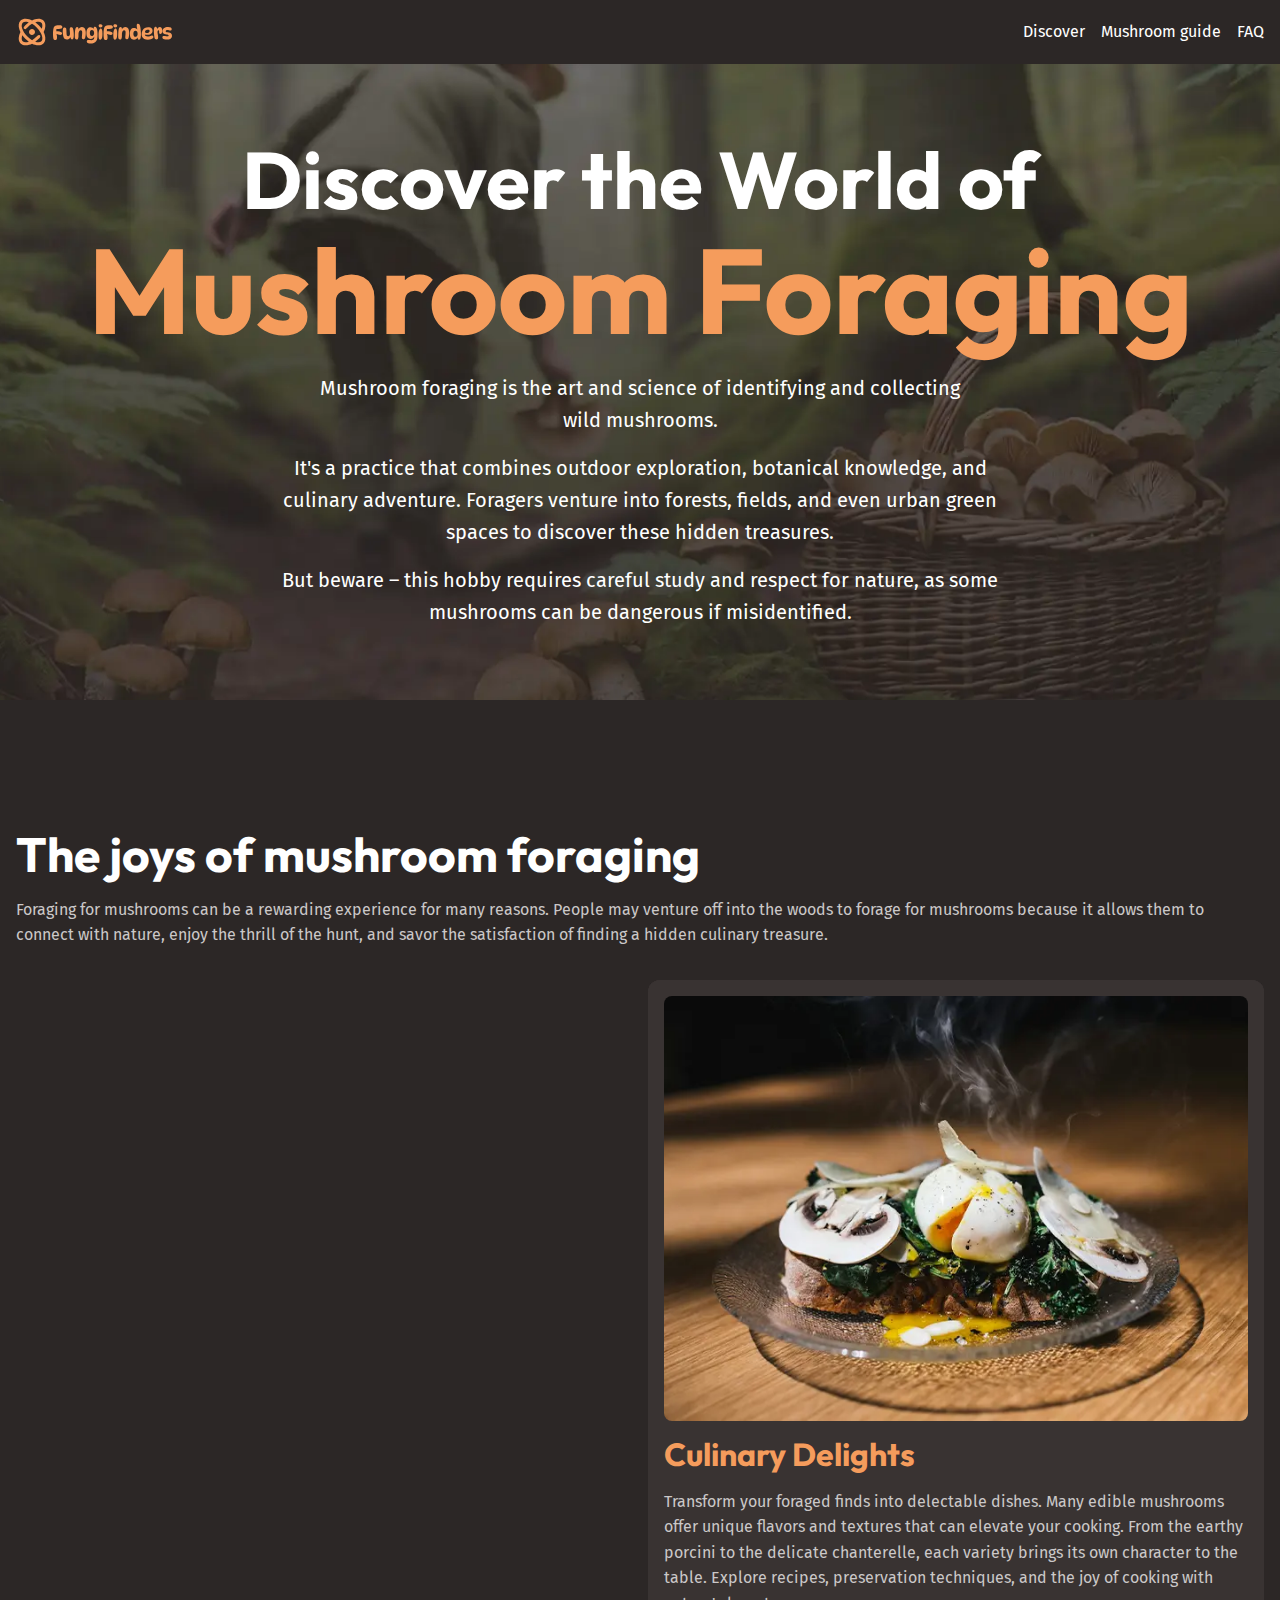
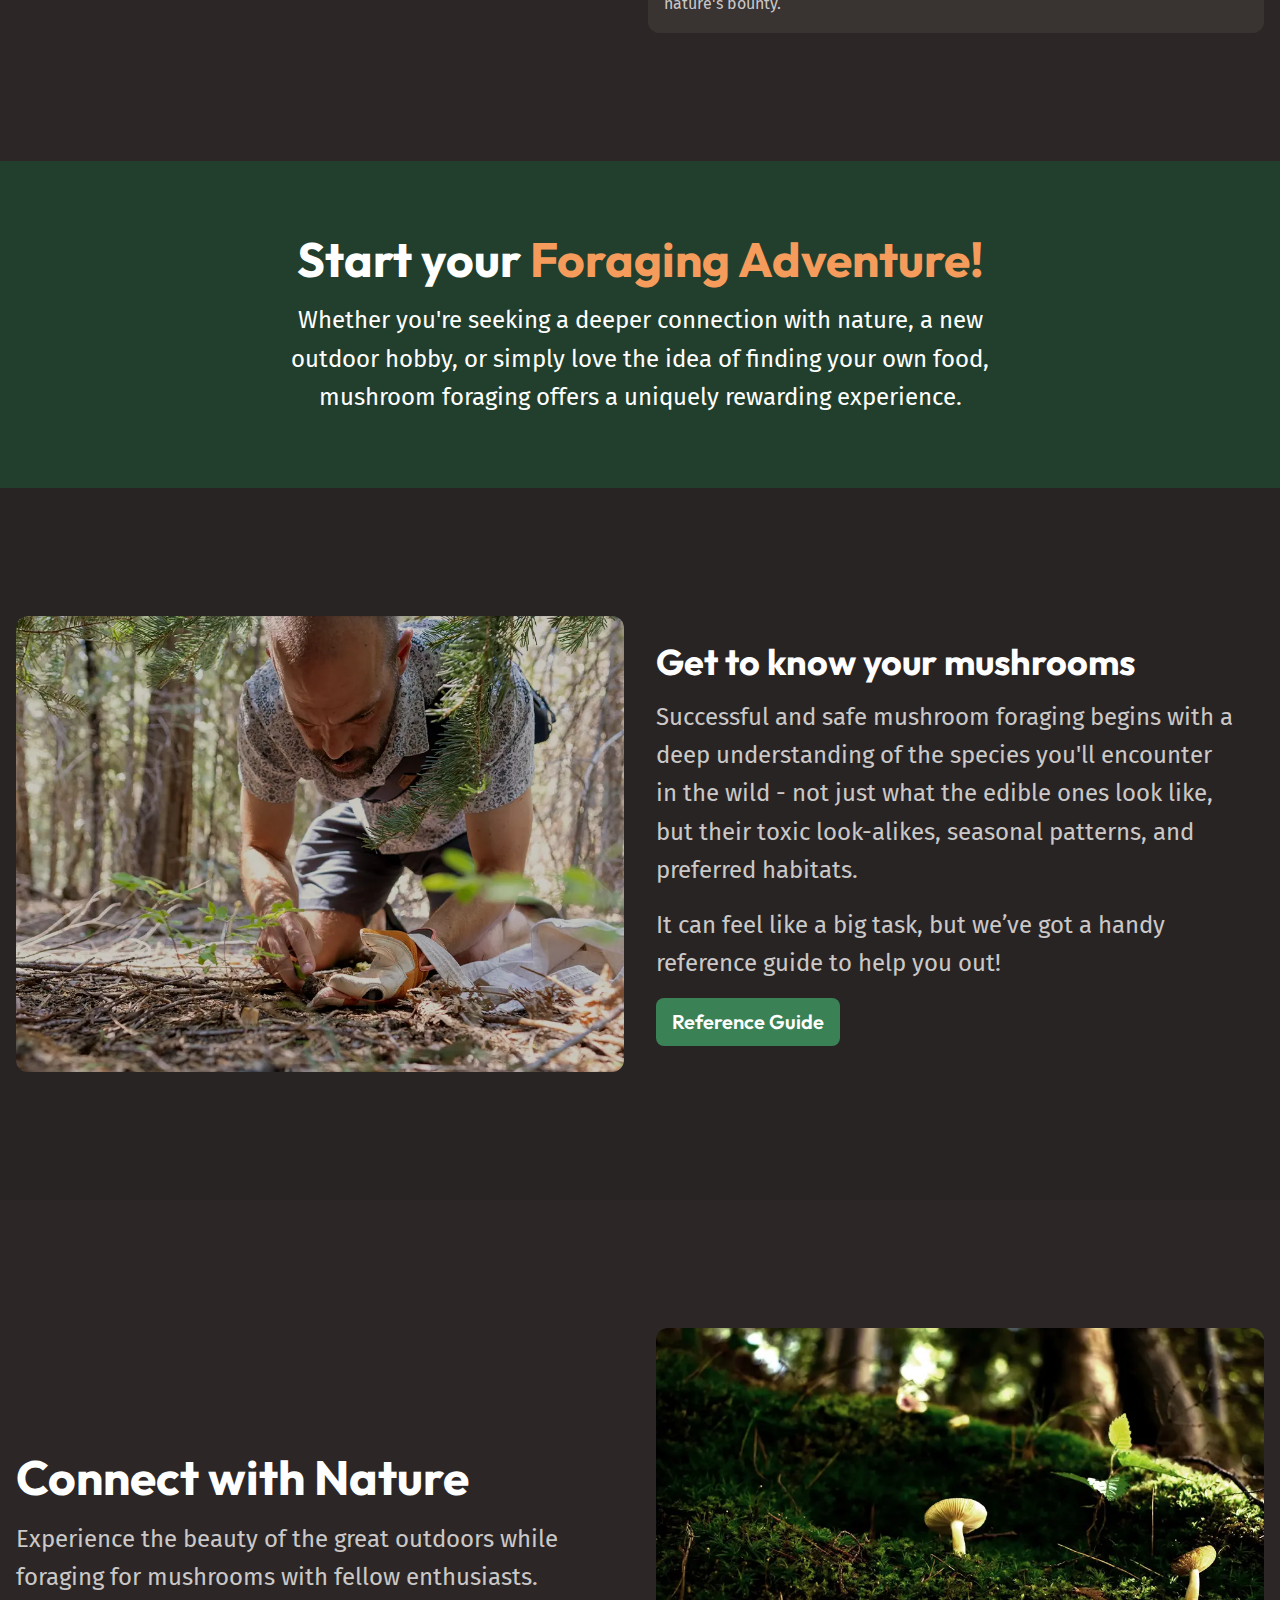
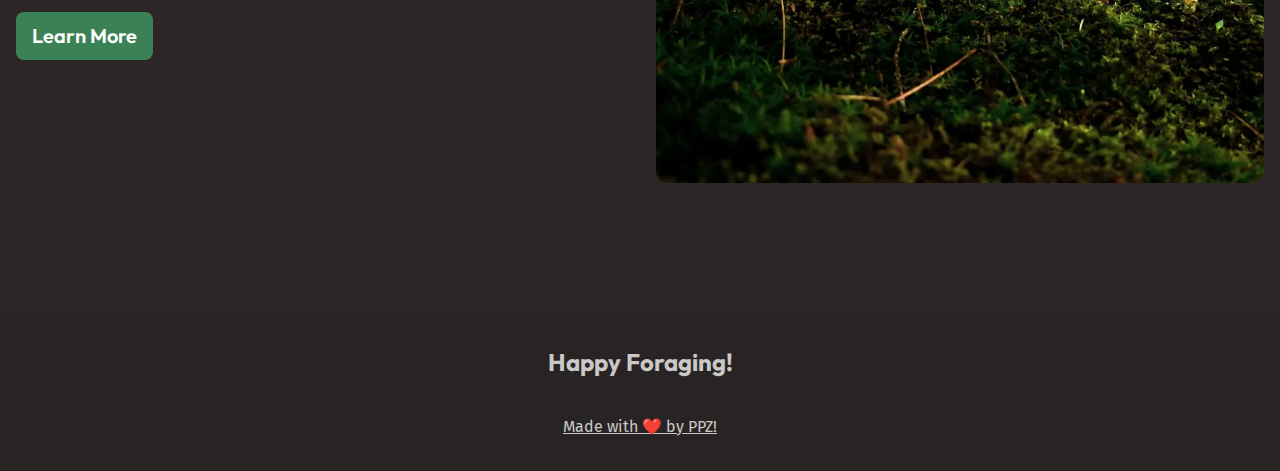
<file: index.html>
<!DOCTYPE html>
<html lang="en">
  <head>
    <meta charset="UTF-8" />
    <meta name="viewport" content="width=device-width, initial-scale=1.0" />
    <title>FungiFinders</title>
    <link rel="preconnect" href="https://fonts.googleapis.com" />
    <link rel="preconnect" href="https://fonts.gstatic.com" crossorigin />
    <link
      href="https://fonts.googleapis.com/css2?family=Fira+Sans:wght@400;700&family=Outfit:wght@100..900&display=swap"
      rel="stylesheet"
    />
    <link rel="stylesheet" href="/style.css" />
    <script src="./main.js" defer></script>
  </head>
  <body>
    <a class="skip-to-main" href="#main">Skip to main content</a>
    <header class="site-header">
      <div class="wrapper" data-width="wide">
        <div class="site-header--inner">
          <a href="/">
            <img src="./assets/fungi-finders.svg" alt="FungiFinders" />
          </a>
          <button aria-controls="primary-nav" aria-expanded="false">
            <span class="visually-hidden">Menu</span>
            <img src="./assets/hamburger.svg" alt="humburger menu" />
          </button>
          <nav class="primary-navigation">
            <ul role="list">
              <li><a href="/">Discover</a></li>
              <li><a href="#">Mushroom guide</a></li>
              <li><a href="#">FAQ</a></li>
            </ul>
          </nav>
        </div>
      </div>
    </header>
    <main id="main">
      <section class="hero section flow" data-padding="compact">
        <div class="wrapper">
          <h1 class="hero--title">
            Discover the World of <span>Mushroom Foraging</span>
          </h1>
        </div>
        <div class="wrapper" data-width="narrow">
          <div class="flow">
            <p>
              Mushroom foraging is the art and science of identifying and
              collecting wild mushrooms.
            </p>
            <p>
              It's a practice that combines outdoor exploration, botanical
              knowledge, and culinary adventure. Foragers venture into forests,
              fields, and even urban green spaces to discover these hidden
              treasures.
            </p>
            <p>
              But beware – this hobby requires careful study and respect for
              nature, as some mushrooms can be dangerous if misidentified.
            </p>
          </div>
        </div>
      </section>

      <section class="section">
        <div class="wrapper flow">
          <h2 class="section-title">The joys of mushroom foraging</h2>
          <p>
            Foraging for mushrooms can be a rewarding experience for many
            reasons. People may venture off into the woods to forage for
            mushrooms because it allows them to connect with nature, enjoy the
            thrill of the hunt, and savor the satisfaction of finding a hidden
            culinary treasure.
          </p>
          <!-- three columns -->
          <div class="equal-columns">
            <div class="card">
              <img
                src="assets/outdoor-exploration.webp"
                alt="Outdoor Exploration"
              />
              <h3 class="card--title">Outdoor Exploration</h3>
              <p>
                Mushroom foraging takes you off the beaten path and into the
                heart of nature. Learn to read the landscape, identifying prime
                mushroom habitats from the lush forest floors to sun-dappled
                meadows. Every expedition is a new adventure, with the potential
                for exciting discoveries around every tree and under every the
                log.
              </p>
            </div>
            <div class="card">
              <img
                src="assets/botanical-expertise.webp"
                alt="Botanical Expertise"
              />
              <h3 class="card--title">Botanical Expertise</h3>
              <p>
                Dive into the intricate world of fungal biology. Discover the
                unique structures of mushrooms, from caps to gills to spores.
                Learn to use field guides and identification keys to distinguish
                between species. With practice, you'll start to see the forest
                in a whole new light, recognizing the vital role fungi play in
                ecosystem health.
              </p>
            </div>
            <div class="card">
              <img src="assets/culinary-delight.webp" alt="Culinary Delights" />
              <h3 class="card--title">Culinary Delights</h3>
              <p>
                Transform your foraged finds into delectable dishes. Many edible
                mushrooms offer unique flavors and textures that can elevate
                your cooking. From the earthy porcini to the delicate
                chanterelle, each variety brings its own character to the table.
                Explore recipes, preservation techniques, and the joy of cooking
                with nature's bounty.
              </p>
            </div>
          </div>
        </div>
      </section>

      <section
        class="section text-center background-accent"
        data-padding="compact"
      >
        <div class="wrapper" data-width="narrow">
          <div class="flow font-size-lg text-high-contrast">
            <h2 class="section-title">
              Start your <span class="text-brand">Foraging Adventure!</span>
            </h2>
            <p>
              Whether you're seeking a deeper connection with nature, a new
              outdoor hobby, or simply love the idea of finding your own food,
              mushroom foraging offers a uniquely rewarding experience.
            </p>
          </div>
        </div>
      </section>

      <section class="section background-dark">
        <div class="wrapper" data-width="wide">
          <div class="equal-columns" data-gap="large" data-alignment="centered">
            <img
              src="assets/get-to-know.webp"
              alt="Get To Know your mushroom"
            />
            <div class="flow font-size-lg">
              <h2>Get to know your mushrooms</h2>
              <p>
                Successful and safe mushroom foraging begins with a deep
                understanding of the species you'll encounter in the wild - not
                just what the edible ones look like, but their toxic
                look-alikes, seasonal patterns, and preferred habitats.
              </p>
              <p>
                It can feel like a big task, but we’ve got a handy reference
                guide to help you out!
              </p>
              <a class="button" href="#">
                <span class="visually-hidden"
                  >Learn more about wild mushrooms using our handy</span
                >
                Reference Guide
              </a>
            </div>
          </div>
        </div>
      </section>

      <section class="section">
        <div class="wrapper" data-width="wide">
          <div class="equal-columns" data-gap="large" data-alignment="centered">
            <div class="flow font-size-lg">
              <h2 class="section-title">Connect with Nature</h2>
              <p>
                Experience the beauty of the great outdoors while foraging for
                mushrooms with fellow enthusiasts.
              </p>
              <a class="button" href="#"
                >Learn More
                <span class="visually-hidden">
                  about mushrooms with our helpful reference guide
                </span></a
              >
            </div>
            <div>
              <img src="assets/nature.webp" alt="Connect with Nature" />
            </div>
          </div>
        </div>
      </section>
    </main>
    <footer class="site-footer">
      <p class="site-footer--title">Happy Foraging!</p>
      <a href="#">Made with ❤️ by PPZ!</a>
    </footer>
  </body>
</html>
</file>
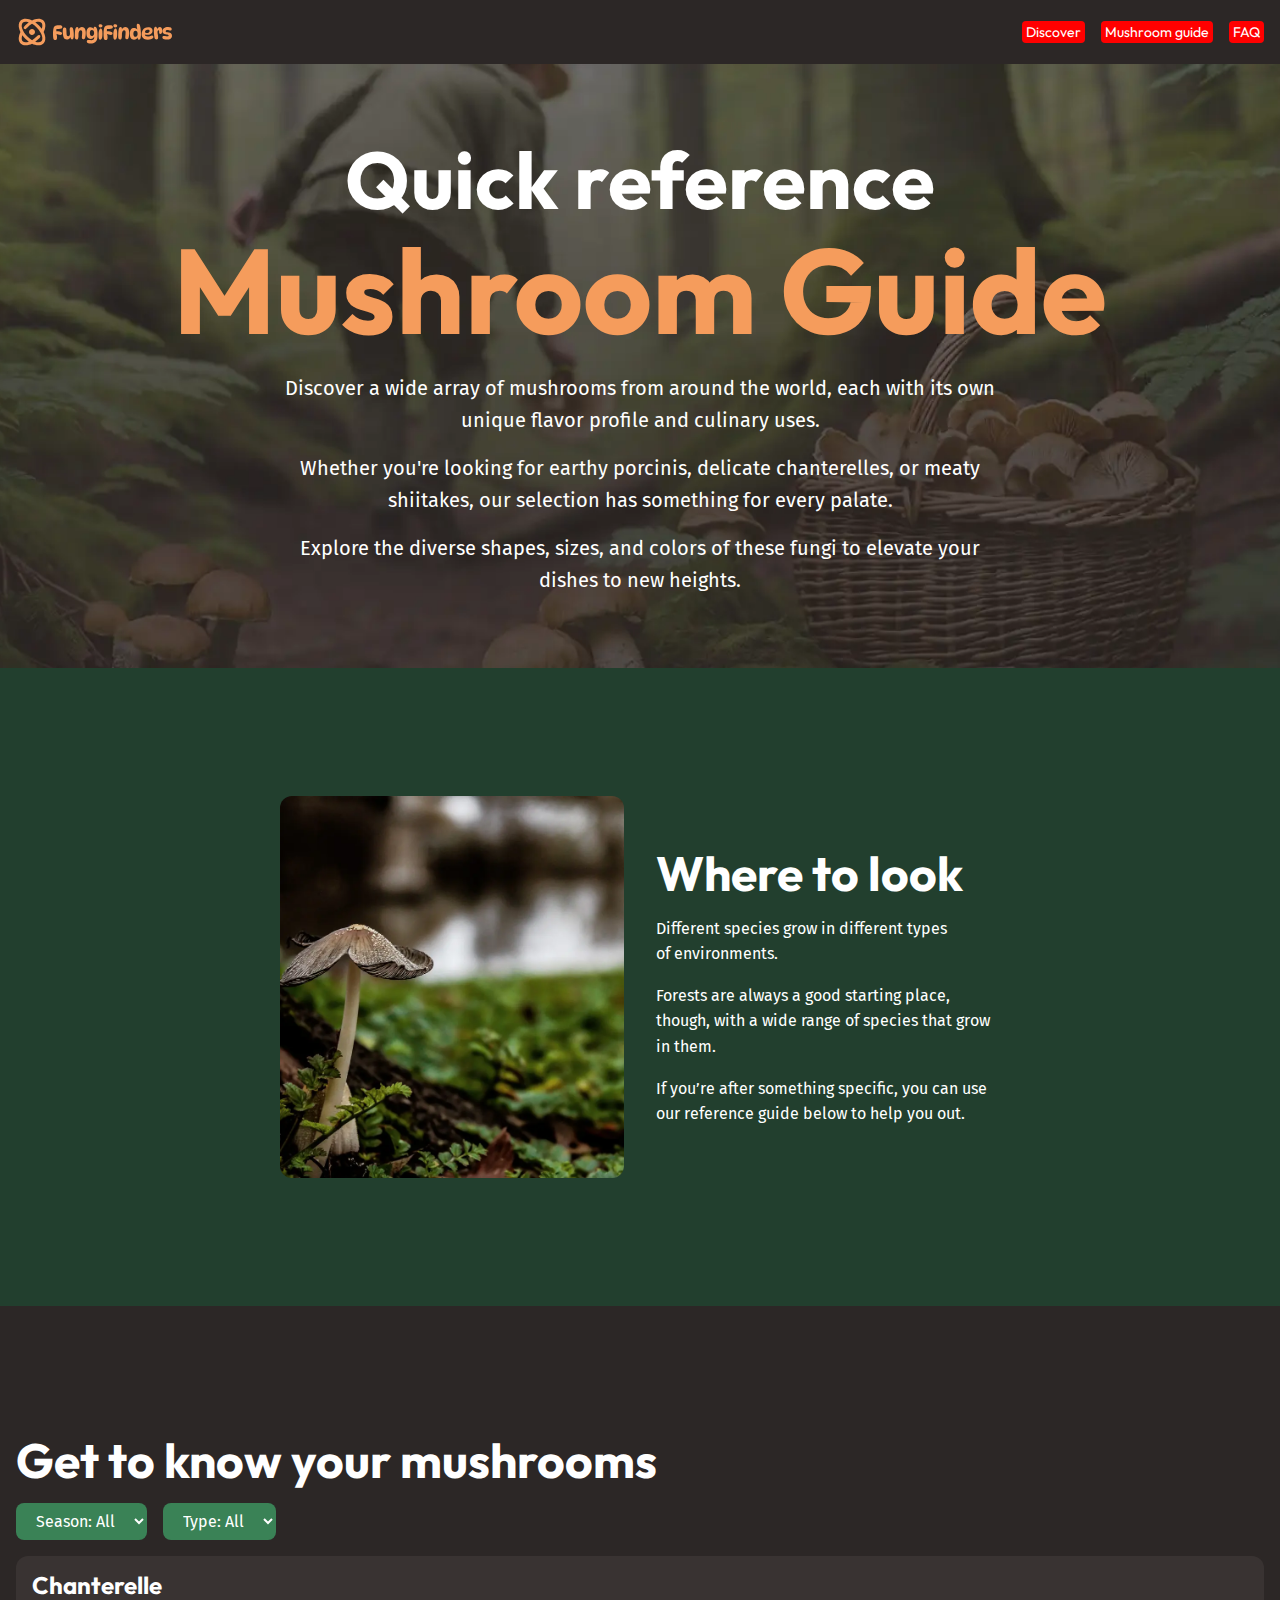
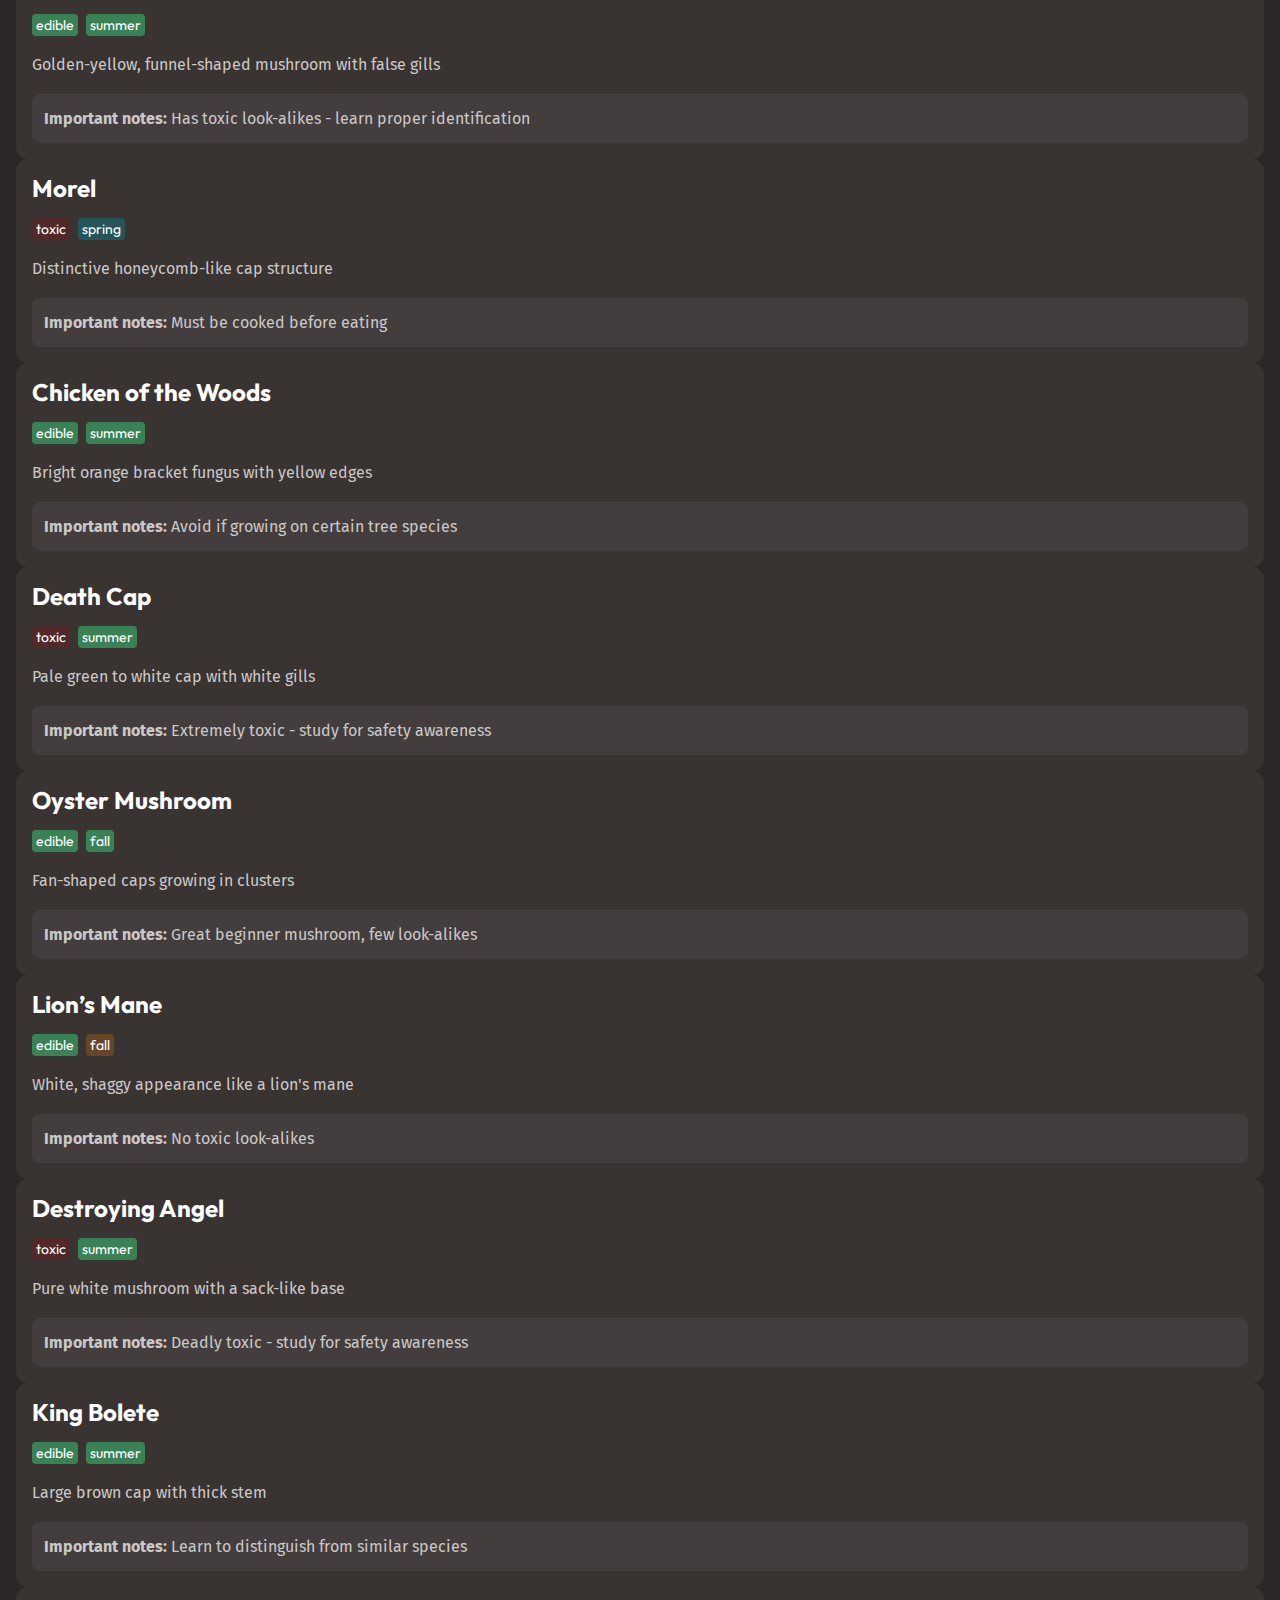
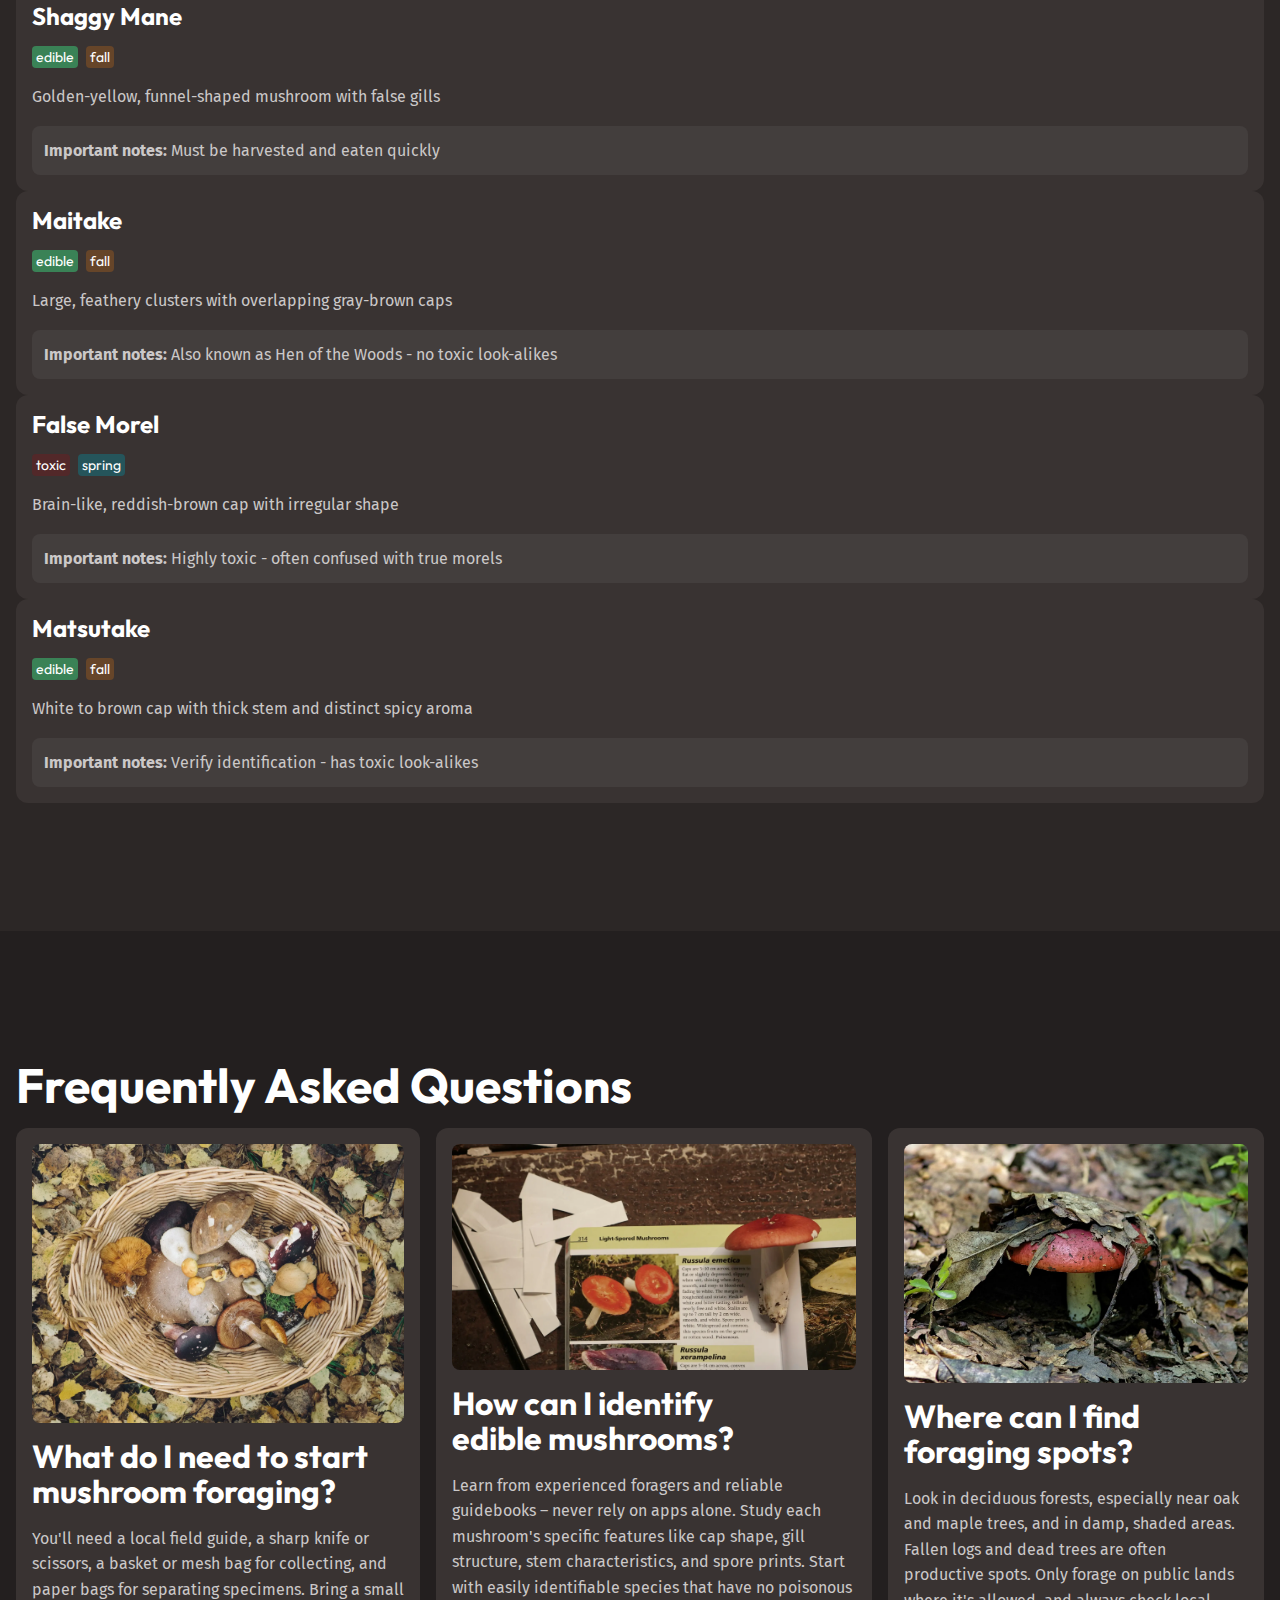
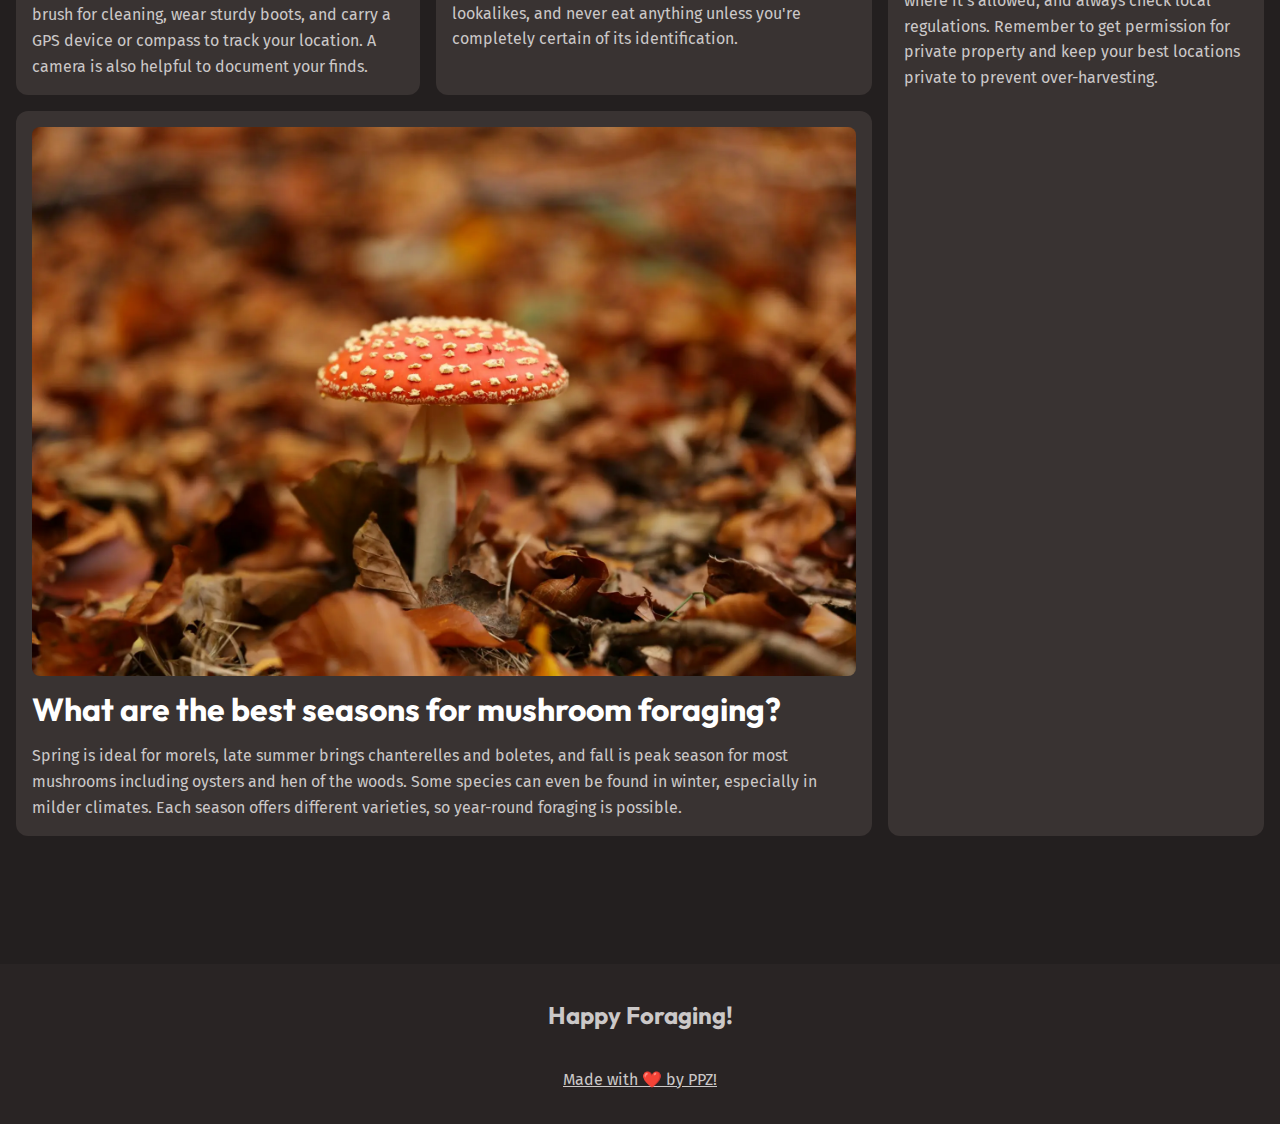
<file: mushroom-guide.html>
<!DOCTYPE html>
<html lang="en">
  <head>
    <meta charset="UTF-8" />
    <meta name="viewport" content="width=device-width, initial-scale=1.0" />
    <title>FungiFinders</title>
    <link rel="preconnect" href="https://fonts.googleapis.com" />
    <link rel="preconnect" href="https://fonts.gstatic.com" crossorigin />
    <link
      href="https://fonts.googleapis.com/css2?family=Fira+Sans:wght@400;700&family=Outfit:wght@100..900&display=swap"
      rel="stylesheet"
    />
    <link rel="stylesheet" href="/style.css" />
    <script src="./main.js" defer></script>
  </head>
  <body>
    <a class="skip-to-main" href="#main">Skip to main content</a>
    <header class="site-header">
      <div class="wrapper" data-width="wide">
        <div class="site-header--inner">
          <a href="/">
            <img src="./assets/fungi-finders.svg" alt="FungiFinders" />
          </a>
          <button aria-controls="primary-nav" aria-expanded="false">
            <span class="visually-hidden">Menu</span>
            <img src="./assets/hamburger.svg" alt="humburger menu" />
          </button>
          <nav class="primary-navigation">
            <ul class="tag-list" role="list">
              <li><a href="/">Discover</a></li>
              <li><a href="#">Mushroom guide</a></li>
              <li><a href="#">FAQ</a></li>
            </ul>
          </nav>
        </div>
      </div>
    </header>
    <main id="main">
      <section class="hero section flow" data-padding="compact">
        <div class="wrapper">
          <h1 class="hero--title">
            Quick reference <span>Mushroom Guide</span>
          </h1>
        </div>
        <div class="wrapper" data-width="narrow">
          <div class="flow">
            <p>
              Discover a wide array of mushrooms from around the world, each
              with its own unique flavor profile and culinary uses.
            </p>
            <p>
              Whether you're looking for earthy porcinis, delicate chanterelles,
              or meaty shiitakes, our selection has something for every palate.
            </p>
            <p>
              Explore the diverse shapes, sizes, and colors of these fungi to
              elevate your dishes to new heights.
            </p>
          </div>
        </div>
      </section>

      <section class="section background-accent">
        <div class="wrapper" data-width="narrow">
          <div class="equal-columns" data-gap="large" data-alignment="centered">
            <div>
              <img
                src="./assets/where-to-look.webp"
                alt="Where to look mushroom"
              />
            </div>
            <div class="flow text-high-contrast">
              <h2 class="section-title">Where to look</h2>
              <p>Different species grow in different types of environments.</p>
              <p>
                Forests are always a good starting place, though, with a wide
                range of species that grow in them.
              </p>
              <p>
                If you’re after something specific, you can use our reference
                guide below to help you out.
              </p>
            </div>
          </div>
        </div>
      </section>

      <section class="mushroom-guide section">
        <div class="wrapper">
          <div class="flow">
            <h2 class="section-title">Get to know your mushrooms</h2>
            <div class="flex-group">
              <select>
                <option value="all">Season: All</option>
                <option value="spring">Spring</option>
                <option value="summer">Summer</option>
                <option value="fall">Fall</option>
              </select>
              <select>
                <option value="all">Type: All</option>
                <option value="ediable">Edible</option>
                <option value="toxic">Toxic</option>
              </select>
            </div>

            <!-- grid of mushroom -->
            <div class="grid-auto-fit">
              <!-- 12 cards here -->
              <div class="card">
                <h3 class="card--title">Chanterelle</h3>
                <ul
                  class="tag-list"
                  role="list"
                  aria-label="Mushroom characteristics"
                >
                  <li data-edible="edible">
                    <span class="visually-hidden">This mushroom is </span>
                    edible
                  </li>
                  <li data-season="summer">
                    <span class="visually-hidden"
                      >Best season to harvest this mushroom is</span
                    >
                    summer
                  </li>
                </ul>
                <p>Golden-yellow, funnel-shaped mushroom with false gills</p>
                <div class="card--note">
                  <strong>Important notes:</strong> Has toxic look-alikes -
                  learn proper identification
                </div>
              </div>

              <div class="card">
                <h3 class="card--title">Morel</h3>
                <ul
                  class="tag-list"
                  role="list"
                  aria-label="Mushroom characteristics"
                >
                  <li data-edible="toxic">
                    <span class="visually-hidden">This mushroom is </span>
                    toxic
                  </li>
                  <li data-season="spring">
                    <span class="visually-hidden"
                      >Best season to harvest this mushroom is</span
                    >spring
                  </li>
                </ul>
                <p>Distinctive honeycomb-like cap structure</p>
                <div class="card--note">
                  <strong>Important notes:</strong> Must be cooked before eating
                </div>
              </div>

              <div class="card">
                <h3 class="card--title">Chicken of the Woods</h3>
                <ul
                  class="tag-list"
                  role="list"
                  aria-label="Mushroom characteristics"
                >
                  <li data-edible="edible">
                    <span class="visually-hidden">This mushroom is </span>
                    edible
                  </li>
                  <li data-season="summer">
                    <span class="visually-hidden"
                      >Best season to harvest this mushroom is</span
                    >summer
                  </li>
                </ul>
                <p>Bright orange bracket fungus with yellow edges</p>
                <div class="card--note">
                  <strong>Important notes:</strong> Avoid if growing on certain
                  tree species
                </div>
              </div>

              <div class="card">
                <h3 class="card--title">Death Cap</h3>
                <ul
                  class="tag-list"
                  role="list"
                  aria-label="Mushroom characteristics"
                >
                  <li data-edible="toxic">
                    <span class="visually-hidden">This mushroom is </span>
                    toxic
                  </li>
                  <li data-season="summer">
                    <span class="visually-hidden"
                      >Best season to harvest this mushroom is</span
                    >summer
                  </li>
                </ul>
                <p>Pale green to white cap with white gills</p>
                <div class="card--note">
                  <strong>Important notes:</strong> Extremely toxic - study for
                  safety awareness
                </div>
              </div>

              <div class="card">
                <h3 class="card--title">Oyster Mushroom</h3>
                <ul
                  class="tag-list"
                  role="list"
                  aria-label="Mushroom characteristics"
                >
                  <li data-edible="edible">
                    <span class="visually-hidden">This mushroom is </span>
                    edible
                  </li>
                  <li data-season="summer">
                    <span class="visually-hidden"
                      >Best season to harvest this mushroom is</span
                    >fall
                  </li>
                </ul>
                <p>Fan-shaped caps growing in clusters</p>
                <div class="card--note">
                  <strong>Important notes:</strong> Great beginner mushroom, few
                  look-alikes
                </div>
              </div>

              <div class="card">
                <h3 class="card--title">Lion’s Mane</h3>
                <ul
                  class="tag-list"
                  role="list"
                  aria-label="Mushroom characteristics"
                >
                  <li data-edible="edible">
                    <span class="visually-hidden">This mushroom is </span>
                    edible
                  </li>
                  <li data-season="fall">
                    <span class="visually-hidden"
                      >Best season to harvest this mushroom is</span
                    >fall
                  </li>
                </ul>
                <p>White, shaggy appearance like a lion's mane</p>
                <div class="card--note">
                  <strong>Important notes:</strong> No toxic look-alikes
                </div>
              </div>

              <div class="card">
                <h3 class="card--title">Destroying Angel</h3>
                <ul
                  class="tag-list"
                  role="list"
                  aria-label="Mushroom characteristics"
                >
                  <li data-edible="toxic">
                    <span class="visually-hidden">This mushroom is </span>
                    toxic
                  </li>
                  <li data-season="summer">
                    <span class="visually-hidden"
                      >Best season to harvest this mushroom is</span
                    >summer
                  </li>
                </ul>
                <p>Pure white mushroom with a sack-like base</p>
                <div class="card--note">
                  <strong>Important notes:</strong> Deadly toxic - study for
                  safety awareness
                </div>
              </div>

              <div class="card">
                <h3 class="card--title">King Bolete</h3>
                <ul
                  class="tag-list"
                  role="list"
                  aria-label="Mushroom characteristics"
                >
                  <li data-edible="edible">
                    <span class="visually-hidden">This mushroom is </span>
                    edible
                  </li>
                  <li data-season="summer">
                    <span class="visually-hidden"
                      >Best season to harvest this mushroom is</span
                    >summer
                  </li>
                </ul>
                <p>Large brown cap with thick stem</p>
                <div class="card--note">
                  <strong>Important notes:</strong> Learn to distinguish from
                  similar species
                </div>
              </div>

              <div class="card">
                <h3 class="card--title">Shaggy Mane</h3>
                <ul
                  class="tag-list"
                  role="list"
                  aria-label="Mushroom characteristics"
                >
                  <li data-edible="edible">
                    <span class="visually-hidden">This mushroom is </span>
                    edible
                  </li>
                  <li data-season="fall">
                    <span class="visually-hidden"
                      >Best season to harvest this mushroom is</span
                    >fall
                  </li>
                </ul>
                <p>Golden-yellow, funnel-shaped mushroom with false gills</p>
                <div class="card--note">
                  <strong>Important notes:</strong> Must be harvested and eaten
                  quickly
                </div>
              </div>

              <div class="card">
                <h3 class="card--title">Maitake</h3>
                <ul
                  class="tag-list"
                  role="list"
                  aria-label="Mushroom characteristics"
                >
                  <li data-edible="edible">
                    <span class="visually-hidden">This mushroom is </span>
                    edible
                  </li>
                  <li data-season="fall">
                    <span class="visually-hidden"
                      >Best season to harvest this mushroom is</span
                    >fall
                  </li>
                </ul>
                <p>Large, feathery clusters with overlapping gray-brown caps</p>
                <div class="card--note">
                  <strong>Important notes:</strong> Also known as Hen of the
                  Woods - no toxic look-alikes
                </div>
              </div>

              <div class="card">
                <h3 class="card--title">False Morel</h3>
                <ul
                  class="tag-list"
                  role="list"
                  aria-label="Mushroom characteristics"
                >
                  <li data-edible="toxic">
                    <span class="visually-hidden">This mushroom is </span>
                    toxic
                  </li>
                  <li data-season="spring">
                    <span class="visually-hidden"
                      >Best season to harvest this mushroom is</span
                    >spring
                  </li>
                </ul>
                <p>Brain-like, reddish-brown cap with irregular shape</p>
                <div class="card--note">
                  <strong>Important notes:</strong> Highly toxic - often
                  confused with true morels
                </div>
              </div>

              <div class="card">
                <h3 class="card--title">Matsutake</h3>
                <ul
                  class="tag-list"
                  role="list"
                  aria-label="Mushroom characteristics"
                >
                  <li data-edible="edible">
                    <span class="visually-hidden">This mushroom is </span>
                    edible
                  </li>
                  <li data-season="fall">
                    <span class="visually-hidden"
                      >Best season to harvest this mushroom is</span
                    >fall
                  </li>
                </ul>
                <p>
                  White to brown cap with thick stem and distinct spicy aroma
                </p>
                <div class="card--note">
                  <strong>Important notes:</strong> Verify identification - has
                  toxic look-alikes
                </div>
              </div>
            </div>
          </div>
        </div>
      </section>

      <section class="section background-extra-dark">
        <div class="wrapper flow" data-width="wide">
          <h2 class="section-title">Frequently Asked Questions</h2>

          <div class="bento-grid">
            <div class="card">
              <img src="./assets/start-foraging.webp" alt="Start Foraging" />
              <h3 class="card--title">
                What do I need to start mushroom foraging?
              </h3>
              <p>
                You'll need a local field guide, a sharp knife or scissors, a
                basket or mesh bag for collecting, and paper bags for separating
                specimens. Bring a small brush for cleaning, wear sturdy boots,
                and carry a GPS device or compass to track your location. A
                camera is also helpful to document your finds.
              </p>
            </div>

            <div class="card">
              <img
                src="./assets/identify-mushrooms.webp"
                alt="Identify Mushrooms"
              />
              <h3 class="card--title">How can I identify edible mushrooms?</h3>
              <p>
                Learn from experienced foragers and reliable guidebooks – never
                rely on apps alone. Study each mushroom's specific features like
                cap shape, gill structure, stem characteristics, and spore
                prints. Start with easily identifiable species that have no
                poisonous lookalikes, and never eat anything unless you're
                completely certain of its identification.
              </p>
            </div>

            <div class="card">
              <img src="./assets/where-to-find.webp" alt="Where To Find" />
              <h3 class="card--title">Where can I find foraging spots?</h3>
              <p>
                Look in deciduous forests, especially near oak and maple trees,
                and in damp, shaded areas. Fallen logs and dead trees are often
                productive spots. Only forage on public lands where it's
                allowed, and always check local regulations. Remember to get
                permission for private property and keep your best locations
                private to prevent over-harvesting.
              </p>
            </div>

            <div class="card">
              <img src="./assets/best-seasons.webp" alt="Best Seasons" />
              <h3 class="card--title">
                What are the best seasons for mushroom foraging?
              </h3>
              <p>
                Spring is ideal for morels, late summer brings chanterelles and
                boletes, and fall is peak season for most mushrooms including
                oysters and hen of the woods. Some species can even be found in
                winter, especially in milder climates. Each season offers
                different varieties, so year-round foraging is possible.
              </p>
            </div>
          </div>
        </div>
      </section>
    </main>
    <footer class="site-footer">
      <p class="site-footer--title">Happy Foraging!</p>
      <a href="#">Made with ❤️ by PPZ!</a>
    </footer>
  </body>
</html>
</file>
<file: style.css>
@layer reset {
  *,
  *::before,
  *::after {
    box-sizing: border-box;
  }

  /* https://kilianvalkhof.com/2022/css-html/your-css-reset-needs-text-size-adjust-probably/ */
  html {
    -moz-text-size-adjust: none;
    -webkit-text-size-adjust: none;
    text-size-adjust: none;
  }

  body,
  h1,
  h2,
  h3,
  h4,
  p,
  figure,
  blockquote,
  dl,
  dd {
    margin: 0;
  }

  /* https://www.scottohara.me/blog/2019/01/12/lists-and-safari.html */
  [role="list"] {
    list-style: none;
    margin: 0;
    padding: 0;
  }

  body {
    min-block-size: 100vh;
    line-height: 1.6;
  }

  h1,
  h2,
  h3,
  button,
  input,
  label {
    line-height: 1.1;
  }

  h1,
  h2,
  h3,
  h4 {
    text-wrap: balance;
  }

  p,
  li {
    text-wrap: pretty;
  }

  img,
  picture {
    max-inline-size: 100%;
    display: block;
  }

  input,
  button,
  textarea,
  select {
    font: inherit;
  }
}

@layer base {
  :root {
    --clr-white: hsl(0, 0%, 100%);
    --clr-gray-100: hsl(0, 2%, 79%);
    --clr-brand-400: hsl(25, 88%, 75%);
    --clr-brand-500: hsl(25, 88%, 66%);
    --clr-green-400: hsl(143, 19%, 49%);
    --clr-green-500: hsl(143, 38%, 37%);
    --clr-green-600: hsl(145, 29%, 19%);
    --clr-brown-500: hsl(10, 5%, 25%);
    --clr-brown-600: hsl(9, 7%, 21%);
    --clr-brown-700: hsl(9, 8%, 16%);
    --clr-brown-800: hsl(0, 6%, 15%);
    --clr-brown-900: hsl(0, 6%, 13%);

    --clr-orange-500: hsl(28, 43%, 28%);
    --clr-red-500: hsl(359, 34%, 24%);
    --clr-teal-500: hsl(186, 42%, 25%);

    --ff-heading: "Outfit", sans-serif;
    --ff-body: "Fira Sans", sans-serif;

    --fs-300: 0.875rem;
    --fs-400: 1rem;
    --fs-500: 1.125rem;
    --fs-600: 1.25rem;
    --fs-700: 1.5rem;
    --fs-800: 2rem;
    --fs-900: 3.75rem;
    --fs-1000: 3.75rem;

    @media (width > 760px) {
      --fs-300: 0.875rem;
      --fs-400: 1rem;
      --fs-500: 1.25rem;
      --fs-600: 1.5rem;
      --fs-700: 2rem;
      --fs-800: 3rem;
      --fs-900: 5rem;
      --fs-1000: 7.5rem;
    }
  }
  :root {
    --text-main: var(--clr-gray-100);
    --text-high-contrast: var(--clr-white);
    --text-brand: var(--clr-brand-500);
    --text-brand-light: var(--clr-brand-400);

    --background-accent-light: var(--clr-green-400);
    --background-accent-main: var(--clr-green-500);
    --background-accent-dark: var(--clr-green-600);

    --background-extra-light: var(--clr-brown-500);
    --background-light: var(--clr-brown-600);
    --background-main: var(--clr-brown-700);
    --background-dark: var(--clr-brown-800);
    --background-extra-dark: var(--clr-brown-900);

    --font-size-heading-sm: var(--fs-700);
    --font-size-heading-regular: var(--fs-800);
    --font-size-heading-lg: var(--fs-900);
    --font-size-heading-xl: var(--fs-1000);

    --font-size-sm: var(--fs-300);
    --font-size-regular: var(--fs-400);
    --font-size-md: var(--fs-500);
    --font-size-lg: var(--fs-600);

    --border-radius-1: 0.25rem;
    --border-radius-2: 0.5rem;
    --border-radius-3: 0.75rem;
  }

  html {
    font-family: var(--ff-body);
    line-height: 1.6;
  }

  body {
    font-size: var(--font-size-regular);
    color: var(--text-main);
    background-color: var(--background-main);
  }

  h1,
  h2,
  h3,
  h4 {
    font-family: var(--ff-heading);
    color: var(--text-high-contrast);
  }

  h1 {
    font-size: var(--font-size-heading-lg);
  }

  a {
    color: var(--text-high-contrast);
  }

  a:hover,
  a:focus-visible {
    color: var(--text-brand-light);
  }

  img {
    border-radius: var(--border-radius-3);
  }
}

@layer layout {
  .flow > * + * {
    margin-top: var(--flow-spacer, 1rem);
  }

  .grid-flow {
    display: grid;
    gap: var(--grid-flow-gap, 1rem);
  }

  .flex-group {
    display: flex;
    gap: var(--flex-group-gap, 1rem);
    flex-wrap: wrap;
  }

  /* .grid-auto-fit {
    --auto-fit-min-col-size: 250px;
    display: grid;
    gap: 1rem;
    grid-template-columns: repeat(
      auto-fit,
      minmax(min(var(--auto-fit-min-col-size), 100%), 1fr)
    );
  } */

  .gird-auto-fit {
    display: grid;
    gap: 1rem;
    grid-template-columns: repeat(
      auto-fit,
      minmax(min(var(--auto-fit-min-col-size), 100%), 1fr)
    );
  }

  .equal-columns {
    display: grid;
    gap: var(--equal-columns-gap, 1rem);
    align-items: var(--column-layout-alignment, start);

    @media (width > 760px) {
      grid-auto-flow: column;
      grid-auto-columns: 1fr;
    }

    &[data-gap="large"] {
      --equal-columns-gap: 2rem;
    }

    &[data-alignment="centered"] {
      --column-layout-alignment: center;
    }
  }

  .bento-grid {
    --card-title-color: var(--text-high-contrast);
    display: grid;
    gap: 1rem;

    grid-template-areas:
      "card-one"
      "card-two"
      "card-three"
      "card-four";

    @media (width > 600px) {
      grid-template-areas:
        "card-one card-two"
        "card-three card-four";
    }

    @media (width > 900px) {
      grid-template-areas:
        "card-one card-two card-three"
        "card-four card-four card-three";
    }
  }

  .card:nth-child(1) {
    grid-area: card-one;
  }

  .card:nth-child(2) {
    grid-area: card-two;
  }

  .card:nth-child(3) {
    grid-area: card-three;
  }

  .card:nth-child(4) {
    grid-area: card-four;
  }

  .wrapper {
    --wrapper-max-width: 1330px;

    max-width: var(--wrapper-max-width);
    margin-inline: auto;
    padding-inline: 1rem;

    box-sizing: content-box;
  }

  .wrapper[data-width="narrow"] {
    max-width: 720px;
  }

  .wrapper[data-width="wide"] {
    max-width: 1330px;
  }

  .section {
    padding-block: 3.75rem;

    @media (width > 760px) {
      padding-block: 8rem;

      &[data-padding="compact"] {
        padding-block: 4.5rem;
      }
    }
  }
}

@layer components {
  .skip-to-main:not(:focus) {
    position: absolute;
    clip: rect(0 0 0 0);
    clip-path: inset(50%);
    height: 1px;
    width: 1px;
    white-space: nowrap;
    overflow: hidden;
  }

  .skip-to-main {
    position: absolute;
    background: var(--background-accent-main);
    padding: 1rem;
    border-radius: var(--border-radius-2);
  }

  .site-header {
    padding-block: 1rem;
  }

  .site-header--inner {
    display: flex;
    flex-wrap: wrap;
    gap: 0.5rem 1rem;
    justify-content: space-between;
    align-items: center;
  }

  [aria-controls="primary-nav"] {
    display: none;
    z-index: 100;
    background-color: transparent;
    border: 0;
    cursor: pointer;

    img {
      border-radius: 0;
    }
  }

  .primary-navigation {
    ul {
      display: flex;
      flex-wrap: wrap;
      gap: 0.5rem 1rem;

      position: relative;
    }

    a {
      text-decoration: none;
    }

    @media (width < 760px) {
      display: none;

      position: absolute;
      top: 0;
      right: 0;
      z-index: 10;
      background: var(--background-accent-main);
      padding: 2rem;
      font-size: var(--font-size-lg);
      font-weight: 700;
      font-family: var(--ff-heading);
      border-radius: 0 0 0 var(--border-radius-3);
      ul {
        gap: 0;
        flex-direction: column;
      }

      li + li {
        margin-block-start: 1.5rem;
        padding-block-start: 1.5rem;
        border-top: 2px solid var(--background-accent-light);
      }
    }
  }

  @media (width < 760px) {
    [aria-expanded="true"] + .primary-navigation {
      display: block;
    }

    [aria-controls="primary-nav"] {
      display: block;
    }
  }

  .hero {
    background-image: url("/assets/hero.webp");
    background-size: cover;
    background-position: center;
    font-size: var(--font-size-md);
    color: var(--text-high-contrast);
    text-align: center;
  }

  .hero--title {
    font-size: var(--font-size-heading-lg);

    span {
      font-size: var(--font-size-heading-xl);
      color: var(--text-brand);
      display: block;
    }
  }

  .mushroom-guide {
    --card-title-font-size: var(--font-size-lg);
    --card-title-color: var(--text-high-contrast);
    --card-gap: 0.75rem;
  }

  .card {
    display: flex;
    flex-direction: column;
    gap: var(--grid-flow-gap, 1rem);
    padding: 1rem;
    background-color: var(--background-light);
    border-radius: var(--border-radius-3);

    img {
      border-radius: var(--border-radius-2);
    }
  }

  .card--title {
    font-size: var(--card-title-font-size, var(--font-size-heading-sm));
    color: var(--card-title-color, var(--text-brand));
  }

  .card--note {
    margin-block-start: auto;
    background-color: var(--background-extra-light);
    padding: 0.75rem;
    border-radius: var(--border-radius-2);
  }

  .tag-list {
    display: flex;
    gap: 0.5rem;
    flex-wrap: wrap;

    li {
      display: inline-flex;
      padding: 0rem 0.25rem;
      font-size: var(--font-size-sm);
      font-family: var(--ff-heading);
      border-radius: var(--border-radius-1);
      background-color: var(--tag-bg, red);
      color: var(--text-high-contrast);
    }

    [data-edible="edible"] {
      --tag-bg: var(--background-accent-main);
    }

    [data-edible="toxic"] {
      --tag-bg: var(--clr-red-500);
    }

    [data-season="summer"] {
      --tag-bg: var(--background-accent-main);
    }

    [data-season="spring"] {
      --tag-bg: var(--clr-teal-500);
    }

    [data-season="fall"] {
      --tag-bg: var(--clr-orange-500);
    }
  }

  .button {
    display: inline-flex;
    text-decoration: none;
    cursor: pointer;
    padding: 0.5rem 1rem;
    font-size: var(--font-size-md);
    font-family: var(--ff-heading);
    font-weight: 600;
    border-radius: var(--border-radius-2);
    background-color: var(--background-accent-main);
  }

  .button:hover,
  .button:focus-visible {
    color: var(--text-high-contrast);
    background-color: var(--background-accent-light);
  }

  select {
    padding: 0.5rem 1rem;
    border-radius: var(--border-radius-2);
    background-color: var(--background-accent-main);
    color: var(--text-high-contrast);
    border: 0;
  }

  .site-footer {
    padding-block: 2rem;
    background-color: var(--background-dark);
    text-align: center;
    display: grid;
    gap: 2rem;

    a {
      color: var(--text-main);
    }
  }

  .site-footer--title {
    font-size: var(--font-size-lg);
    font-family: var(--ff-heading);
    font-weight: 700;
  }
}

@layer utilities {
  .visually-hidden {
    clip: rect(0 0 0 0);
    clip-path: inset(50%);
    height: 1px;
    overflow: hidden;
    position: absolute;
    white-space: nowrap;
    width: 1px;
  }

  .text-center {
    text-align: center;
  }
  .text-brand {
    color: var(--text-brand);
  }
  .text-high-contrast {
    color: var(--text-high-contrast);
  }

  .section-title {
    font-size: var(--font-size-heading-regular);
  }

  .background-base {
    background-color: var(--background-base);
  }
  .background-light {
    background-color: var(--background-light);
  }
  .background-extra-light {
    background-color: var(--background-extra-light);
  }
  .background-dark {
    background-color: var(--background-dark);
  }
  .background-extra-dark {
    background-color: var(--background-extra-dark);
  }

  .background-accent {
    background-color: var(--background-accent-dark);
  }

  .font-size-sm {
    font-size: var(--font-size-sm);
  }
  .font-size-regular {
    font-size: var(--font-size-regular);
  }
  .font-size-md {
    font-size: var(--font-size-md);
  }
  .font-size-lg {
    font-size: var(--font-size-lg);
  }
}
</file>
